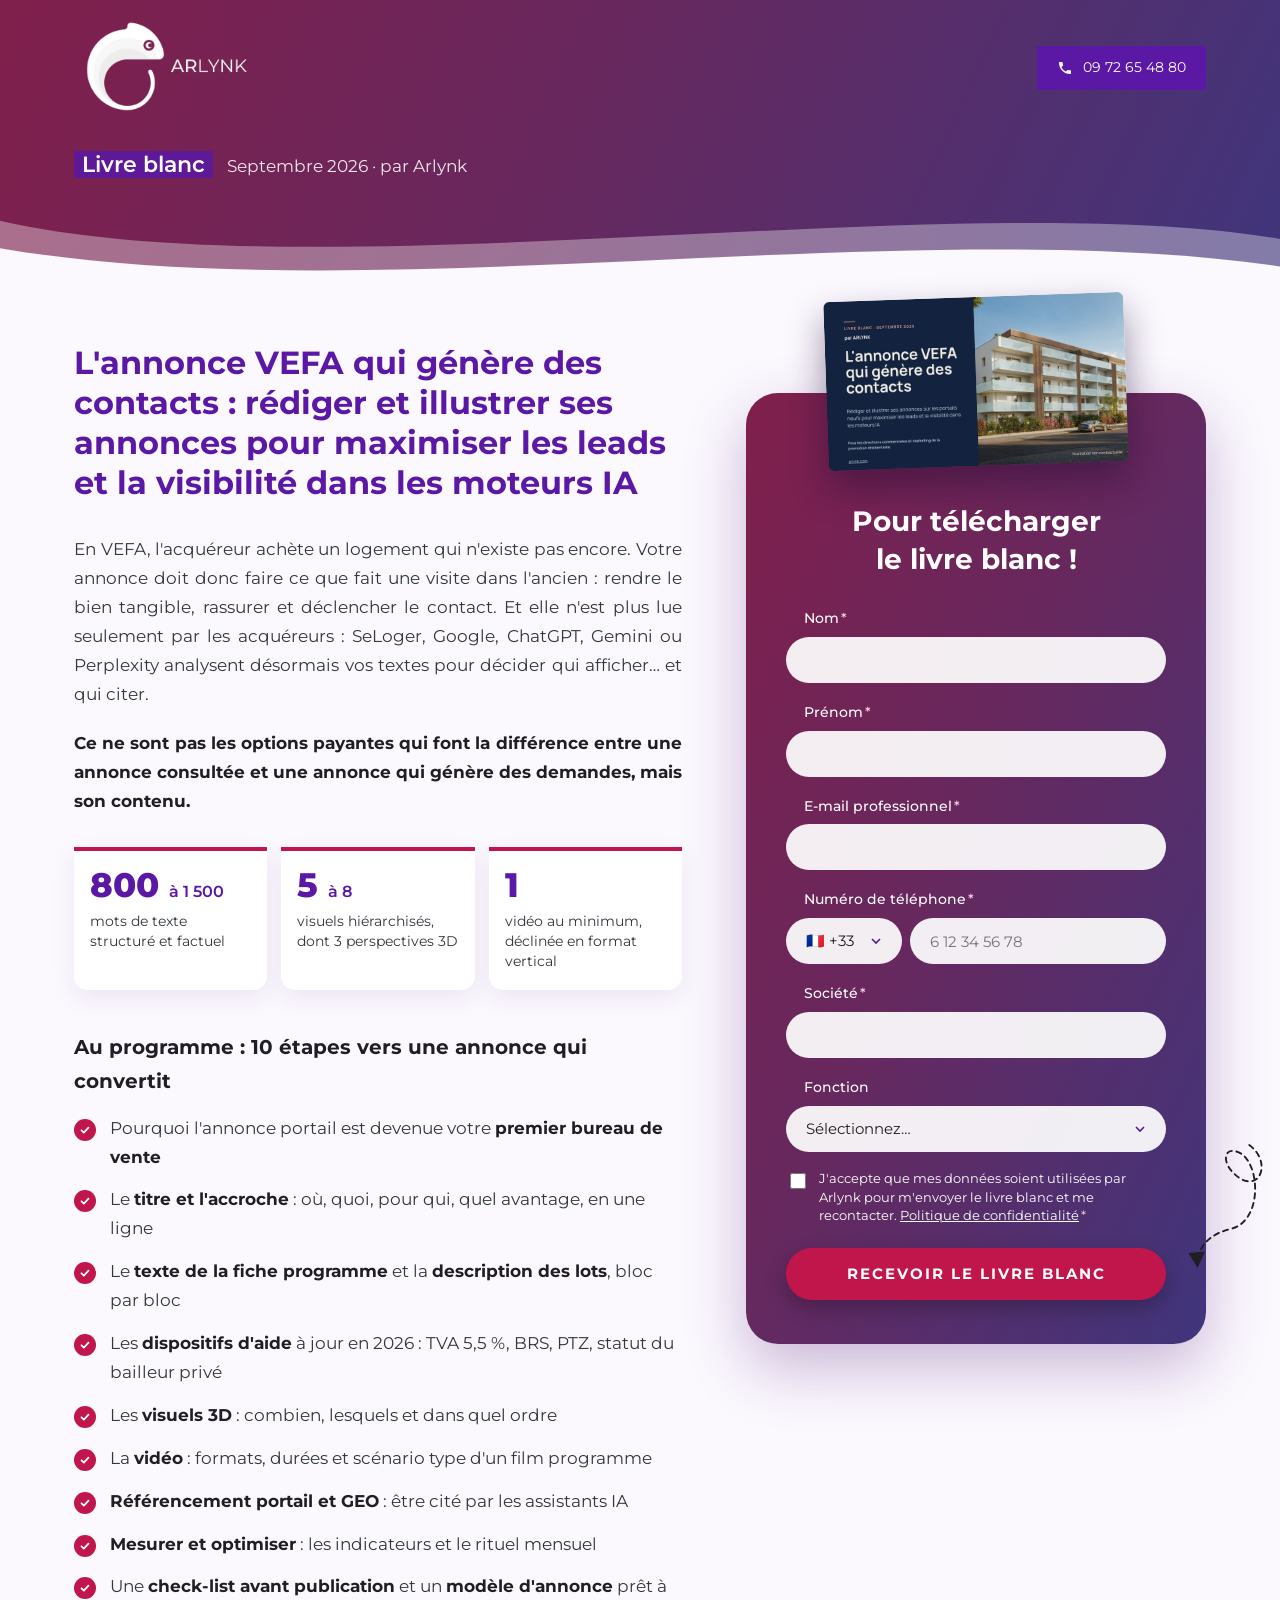
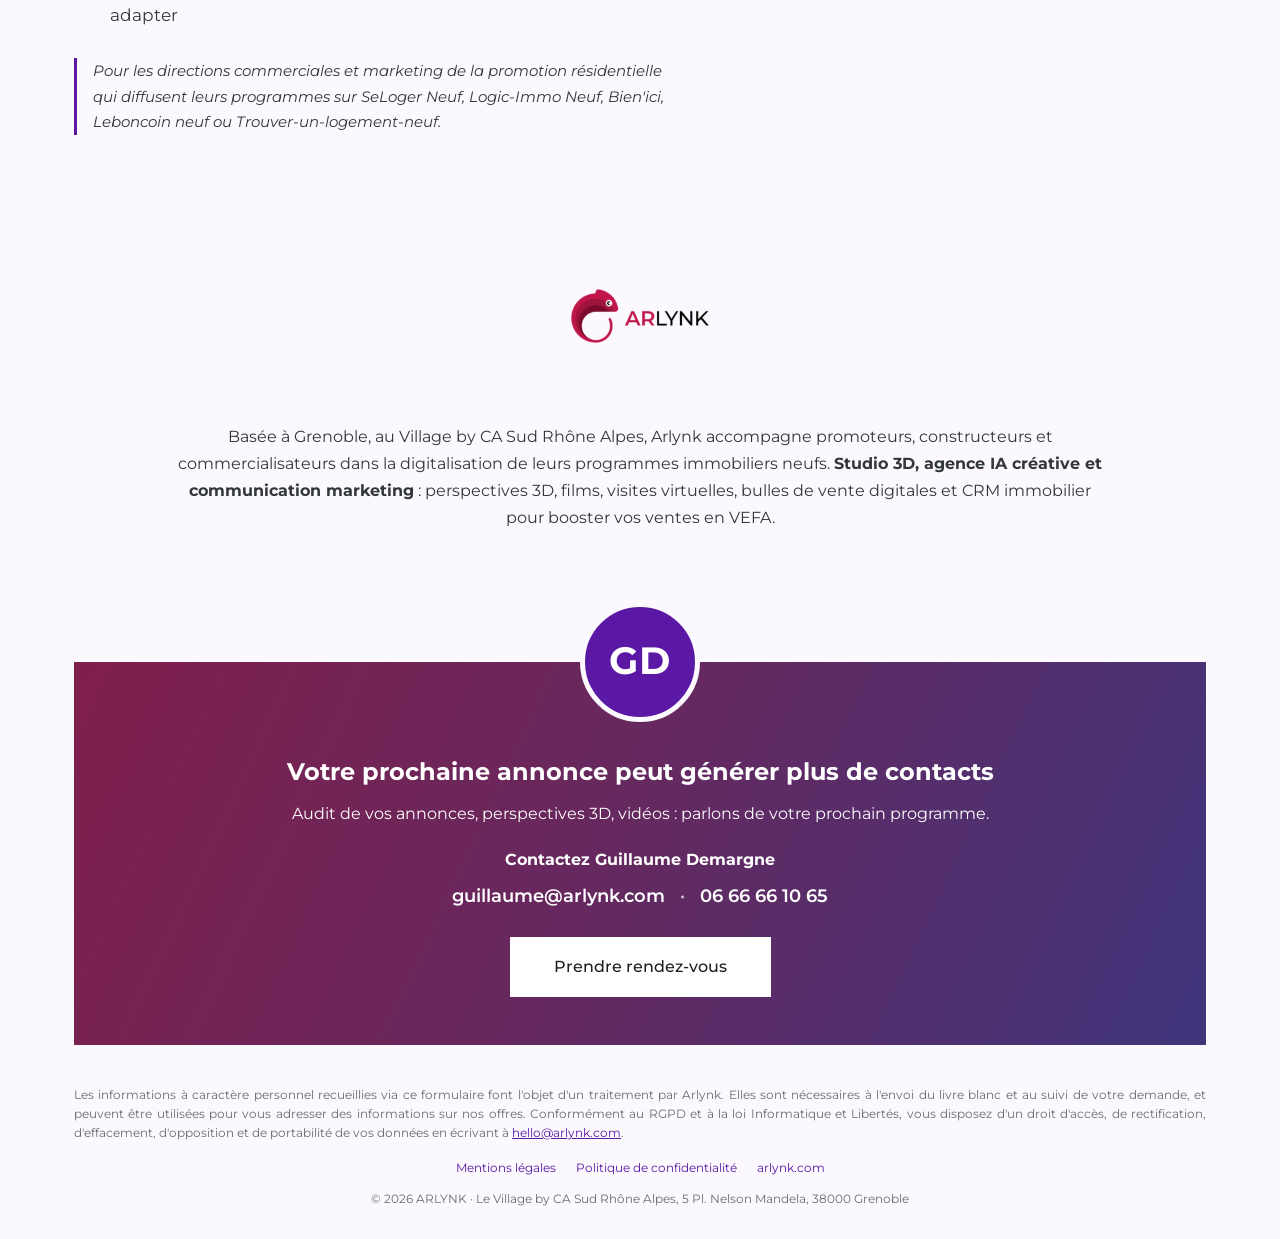
<file: index.html>
<!DOCTYPE html>
<html lang="fr">
<head>
  <meta charset="UTF-8">
  <meta name="viewport" content="width=device-width, initial-scale=1">
  <title>L'annonce VEFA qui génère des contacts - Livre blanc | Arlynk</title>
  <meta name="description" content="Livre blanc Arlynk : rédiger et illustrer ses annonces VEFA sur les portails neufs pour maximiser les leads et la visibilité dans les moteurs IA.">
  <meta property="og:title" content="L'annonce VEFA qui génère des contacts - Livre blanc Arlynk">
  <meta property="og:description" content="Rédiger et illustrer ses annonces sur les portails neufs pour maximiser les leads et la visibilité dans les moteurs IA.">
  <meta property="og:type" content="website">
  <link rel="icon" href="https://arlynk.com/wp-content/uploads/2020/11/cropped-Sans-titre-14-32x32.png">
  <link rel="preconnect" href="https://fonts.googleapis.com">
  <link rel="preconnect" href="https://fonts.gstatic.com" crossorigin>
  <link href="https://fonts.googleapis.com/css2?family=Montserrat:wght@300;400;500;600;700;800&display=swap" rel="stylesheet">
  <link rel="stylesheet" href="assets/css/style.css">
</head>
<body>

  <!-- En-tête -->
  <header class="hero">
    <div class="container hero__bar">
      <a href="https://arlynk.com/" class="hero__logo" aria-label="Arlynk - retour au site">
        <img src="assets/img/logo-arlynk-blanc.png" alt="Arlynk" width="188" height="100">
      </a>
      <a href="tel:+33972654880" class="btn-phone">
        <svg width="16" height="16" viewBox="0 0 24 24" fill="currentColor" aria-hidden="true"><path d="M6.6 10.8a15.1 15.1 0 0 0 6.6 6.6l2.2-2.2a1 1 0 0 1 1-.25 11.4 11.4 0 0 0 3.6.57 1 1 0 0 1 1 1V20a1 1 0 0 1-1 1A17 17 0 0 1 3 4a1 1 0 0 1 1-1h3.5a1 1 0 0 1 1 1c0 1.25.2 2.45.57 3.57a1 1 0 0 1-.25 1z"/></svg>
        09 72 65 48 80
      </a>
    </div>
    <div class="container hero__tag">
      <span class="highlight">Livre blanc</span> <span class="hero__tag-sub">Septembre 2026 · par Arlynk</span>
    </div>
    <svg class="hero__wave" viewBox="0 0 1440 120" preserveAspectRatio="none" aria-hidden="true">
      <path d="M0,40 C360,120 1080,0 1440,60 L1440,120 L0,120 Z" fill="rgba(255,255,255,.35)"/>
      <path d="M0,70 C420,140 1020,30 1440,90 L1440,120 L0,120 Z" fill="#fbf8fe"/>
    </svg>
  </header>

  <!-- Contenu principal -->
  <main class="container main">
    <section class="intro">
      <h1>L'annonce VEFA qui génère des contacts&nbsp;: rédiger et illustrer ses annonces pour maximiser les leads et la visibilité dans les moteurs IA</h1>

      <p>En VEFA, l'acquéreur achète un logement qui n'existe pas encore. Votre annonce doit donc faire ce que fait une visite dans l'ancien&nbsp;: rendre le bien tangible, rassurer et déclencher le contact. Et elle n'est plus lue seulement par les acquéreurs&nbsp;: SeLoger, Google, ChatGPT, Gemini ou Perplexity analysent désormais vos textes pour décider qui afficher… et qui citer.</p>

      <p class="lead">Ce ne sont pas les options payantes qui font la différence entre une annonce consultée et une annonce qui génère des demandes, mais son contenu.</p>

      <ul class="keyfigures" aria-label="Les trois leviers d'une annonce VEFA performante">
        <li><strong>800 <small>à 1&nbsp;500</small></strong><span>mots de texte structuré et factuel</span></li>
        <li><strong>5 <small>à 8</small></strong><span>visuels hiérarchisés, dont 3 perspectives 3D</span></li>
        <li><strong>1</strong><span>vidéo au minimum, déclinée en format vertical</span></li>
      </ul>

      <h2>Au programme&nbsp;: 10 étapes vers une annonce qui convertit</h2>
      <ul class="checklist">
        <li>Pourquoi l'annonce portail est devenue votre <strong>premier bureau de vente</strong></li>
        <li>Le <strong>titre et l'accroche</strong>&nbsp;: où, quoi, pour qui, quel avantage, en une ligne</li>
        <li>Le <strong>texte de la fiche programme</strong> et la <strong>description des lots</strong>, bloc par bloc</li>
        <li>Les <strong>dispositifs d'aide</strong> à jour en 2026&nbsp;: TVA 5,5&nbsp;%, BRS, PTZ, statut du bailleur privé</li>
        <li>Les <strong>visuels 3D</strong>&nbsp;: combien, lesquels et dans quel ordre</li>
        <li>La <strong>vidéo</strong>&nbsp;: formats, durées et scénario type d'un film programme</li>
        <li><strong>Référencement portail et GEO</strong>&nbsp;: être cité par les assistants IA</li>
        <li><strong>Mesurer et optimiser</strong>&nbsp;: les indicateurs et le rituel mensuel</li>
        <li>Une <strong>check-list avant publication</strong> et un <strong>modèle d'annonce</strong> prêt à adapter</li>
      </ul>

      <p class="audience">Pour les directions commerciales et marketing de la promotion résidentielle qui diffusent leurs programmes sur SeLoger Neuf, Logic-Immo Neuf, Bien'ici, Leboncoin neuf ou Trouver-un-logement-neuf.</p>
    </section>

    <aside class="form-col">
      <div class="form-card" id="formulaire">
        <div class="book">
          <img src="assets/img/couverture-livre-blanc.jpg" alt="Couverture du livre blanc L'annonce VEFA qui génère des contacts" width="800" height="450">
        </div>

        <h2 class="form-card__title">Pour télécharger<br>le livre blanc&nbsp;!</h2>

        <!-- Formulaire web Zoho CRM « LIVRE BLANC ANNONCE VEFA » (module Prospects).
             Les champs cachés ci-dessous viennent du code source Zoho : ne pas les modifier. -->
        <form id="lead-form" action="https://crm.zoho.com/crm/WebToLeadForm" method="POST" accept-charset="UTF-8" target="zoho-target" novalidate>
          <input type="hidden" name="xnQsjsdp" value="b40f155948cda5572b421dd84efe9aad03f75418e066bce815e18494eee729a2">
          <input type="hidden" name="zc_gad" id="zc_gad" value="">
          <input type="hidden" name="xmIwtLD" value="050d3f2b2a0a6c832aca48327ee90992275f9af62e2ffa7d79091be489d551f6729963630cd06b353b94206caac89e18">
          <input type="hidden" name="actionType" value="TGVhZHM=">
          <input type="hidden" name="returnURL" value="null">
          <input type="hidden" name="Lead Source" value="Livre blanc annonce VEFA">
          <input type="hidden" name="Mobile" id="mobile-complet" value="">
          <input type="text" name="aG9uZXlwb3Q" value="" tabindex="-1" autocomplete="off" aria-hidden="true" style="display:none">

          <div class="field">
            <label for="nom">Nom<span>*</span></label>
            <input type="text" id="nom" name="Last Name" maxlength="80" autocomplete="family-name" required>
          </div>
          <div class="field">
            <label for="prenom">Prénom<span>*</span></label>
            <input type="text" id="prenom" name="First Name" maxlength="40" autocomplete="given-name" required>
          </div>
          <div class="field">
            <label for="email">E-mail professionnel<span>*</span></label>
            <input type="email" id="email" name="Email" maxlength="100" autocomplete="email" required>
          </div>
          <div class="field">
            <label for="telephone">Numéro de téléphone<span>*</span></label>
            <div class="tel">
              <select id="indicatif" aria-label="Indicatif pays">
                <option value="+33" selected>🇫🇷 +33</option>
                <option value="+32">🇧🇪 +32</option>
                <option value="+41">🇨🇭 +41</option>
                <option value="+352">🇱🇺 +352</option>
                <option value="+377">🇲🇨 +377</option>
              </select>
              <input type="tel" id="telephone" maxlength="20" autocomplete="tel-national" placeholder="6 12 34 56 78" required>
            </div>
          </div>
          <div class="field">
            <label for="societe">Société<span>*</span></label>
            <input type="text" id="societe" name="Company" maxlength="200" autocomplete="organization" required>
          </div>
          <div class="field">
            <label for="fonction">Fonction</label>
            <select id="fonction" name="Designation">
              <option value="">Sélectionnez…</option>
              <option>Direction commerciale</option>
              <option>Direction marketing / communication</option>
              <option>Direction générale</option>
              <option>Responsable de programmes</option>
              <option>Commercialisateur / Agence</option>
              <option>Autre</option>
            </select>
          </div>

          <label class="consent">
            <input type="checkbox" id="consentement" required>
            <span>J'accepte que mes données soient utilisées par Arlynk pour m'envoyer le livre blanc et me recontacter. <a href="https://arlynk.com/politique-de-confidentialite/" target="_blank" rel="noopener">Politique de confidentialité</a><span class="req">*</span></span>
          </label>

          <!-- Flèche décorative, comme sur le modèle -->
          <svg class="doodle" viewBox="0 0 120 180" aria-hidden="true">
            <path d="M95 8 C125 30 110 70 82 52 C55 34 60 5 85 20 C110 38 112 110 70 120 C45 126 30 140 26 160" fill="none" stroke="currentColor" stroke-width="2.5" stroke-dasharray="7 6" stroke-linecap="round"/>
            <path d="M14 152 L26 172 L36 150 Z" fill="currentColor"/>
          </svg>

          <p class="form-error" id="form-error" role="alert" hidden>Merci de compléter les champs obligatoires.</p>

          <button type="submit" class="btn-submit">Recevoir le livre blanc</button>
        </form>
        <iframe name="zoho-target" id="zoho-target" title="Envoi du formulaire" hidden></iframe>

        <div class="form-success" id="form-success" hidden>
          <svg width="56" height="56" viewBox="0 0 24 24" aria-hidden="true"><circle cx="12" cy="12" r="11" fill="#fff"/><path d="M7 12.5l3.2 3.2L17 9" fill="none" stroke="#c1164b" stroke-width="2.4" stroke-linecap="round" stroke-linejoin="round"/></svg>
          <h3>Merci&nbsp;!</h3>
          <p>Vous allez recevoir le livre blanc «&nbsp;L'annonce VEFA qui génère des contacts&nbsp;» par e-mail. Vous pouvez aussi le télécharger dès maintenant.</p>
          <a class="btn-submit" id="download-link" href="assets/livre-blanc-annonce-vefa.pdf" download>Télécharger le PDF</a>
        </div>
      </div>
    </aside>
  </main>

  <!-- À propos -->
  <section class="about container">
    <img src="assets/img/logo-arlynk-couleur.png" alt="Arlynk" class="about__logo" width="180" height="180">
    <p>Basée à Grenoble, au Village by CA Sud Rhône Alpes, Arlynk accompagne promoteurs, constructeurs et commercialisateurs dans la digitalisation de leurs programmes immobiliers neufs. <strong>Studio 3D, agence IA créative et communication marketing</strong>&nbsp;: perspectives 3D, films, visites virtuelles, bulles de vente digitales et CRM immobilier pour booster vos ventes en VEFA.</p>
  </section>

  <!-- Bandeau contact -->
  <section class="container">
    <div class="contact-band">
      <div class="contact-band__icon" aria-hidden="true">GD</div>
      <h2>Votre prochaine annonce peut générer plus de contacts</h2>
      <p>Audit de vos annonces, perspectives 3D, vidéos&nbsp;: parlons de votre prochain programme.</p>
      <p class="contact-band__name">Contactez Guillaume Demargne</p>
      <p class="contact-band__links">
        <a href="mailto:guillaume@arlynk.com">guillaume@arlynk.com</a>
        <span aria-hidden="true">·</span>
        <a href="tel:+33666661065">06 66 66 10 65</a>
      </p>
      <a href="https://arlynk.com/contact/" class="btn-white">Prendre rendez-vous</a>
    </div>
  </section>

  <!-- Pied de page -->
  <footer class="footer">
    <div class="container">
      <p class="legal">Les informations à caractère personnel recueillies via ce formulaire font l'objet d'un traitement par Arlynk. Elles sont nécessaires à l'envoi du livre blanc et au suivi de votre demande, et peuvent être utilisées pour vous adresser des informations sur nos offres. Conformément au RGPD et à la loi Informatique et Libertés, vous disposez d'un droit d'accès, de rectification, d'effacement, d'opposition et de portabilité de vos données en écrivant à <a href="mailto:hello@arlynk.com">hello@arlynk.com</a>.</p>
      <nav class="footer__links">
        <a href="https://arlynk.com/mentions-legales/">Mentions légales</a>
        <a href="https://arlynk.com/politique-de-confidentialite/">Politique de confidentialité</a>
        <a href="https://arlynk.com/">arlynk.com</a>
      </nav>
      <p class="copyright">© 2026 ARLYNK · Le Village by CA Sud Rhône Alpes, 5 Pl. Nelson Mandela, 38000 Grenoble</p>
    </div>
  </footer>

  <script src="assets/js/form.js"></script>
  <!-- Suivi des formulaires web Zoho CRM (fourni par Zoho, à conserver) -->
  <script id="wf_anal" src="https://crm.zohopublic.com/crm/WebFormAnalyticsServeServlet?rid=[base64]&tw=bd8365c8fe3bd1d9c908581f7e484557f434fdd48e465106fef60573b287a3ee&version=v2"></script>
</body>
</html>
</file>
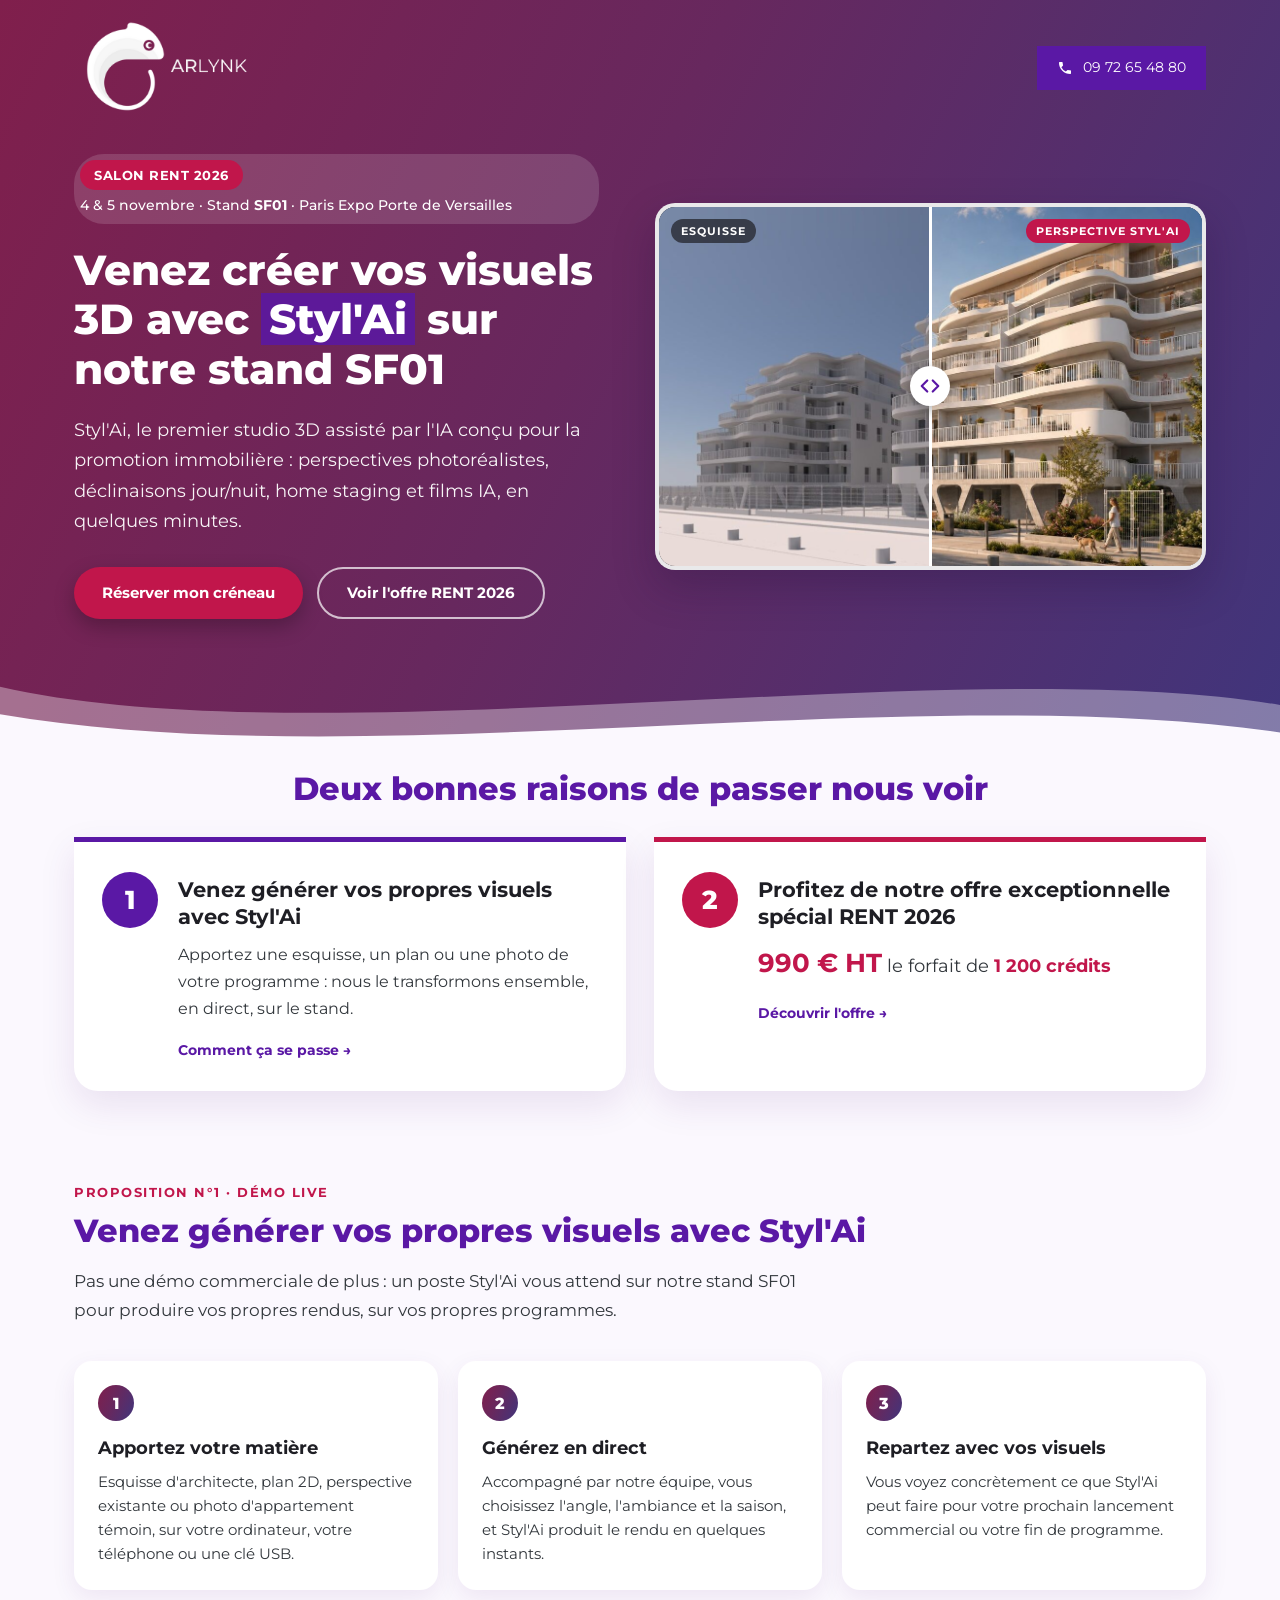
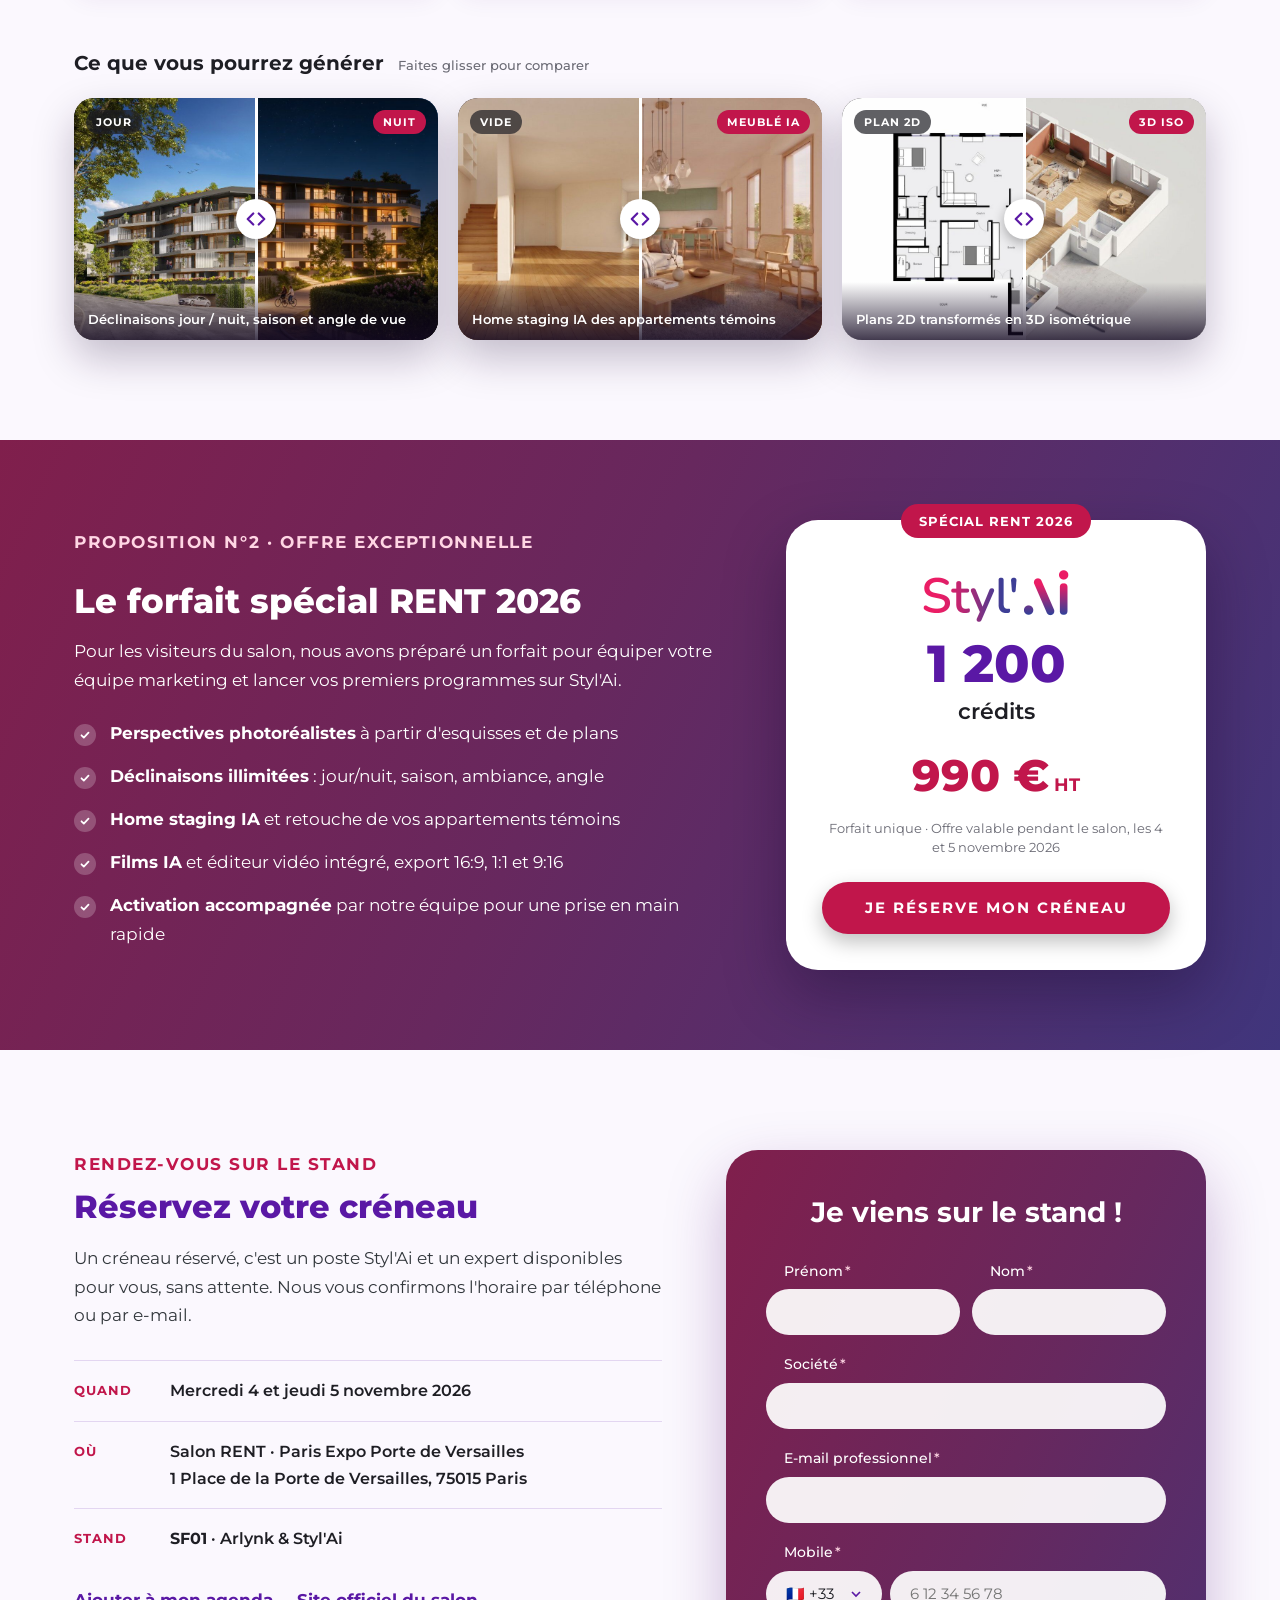
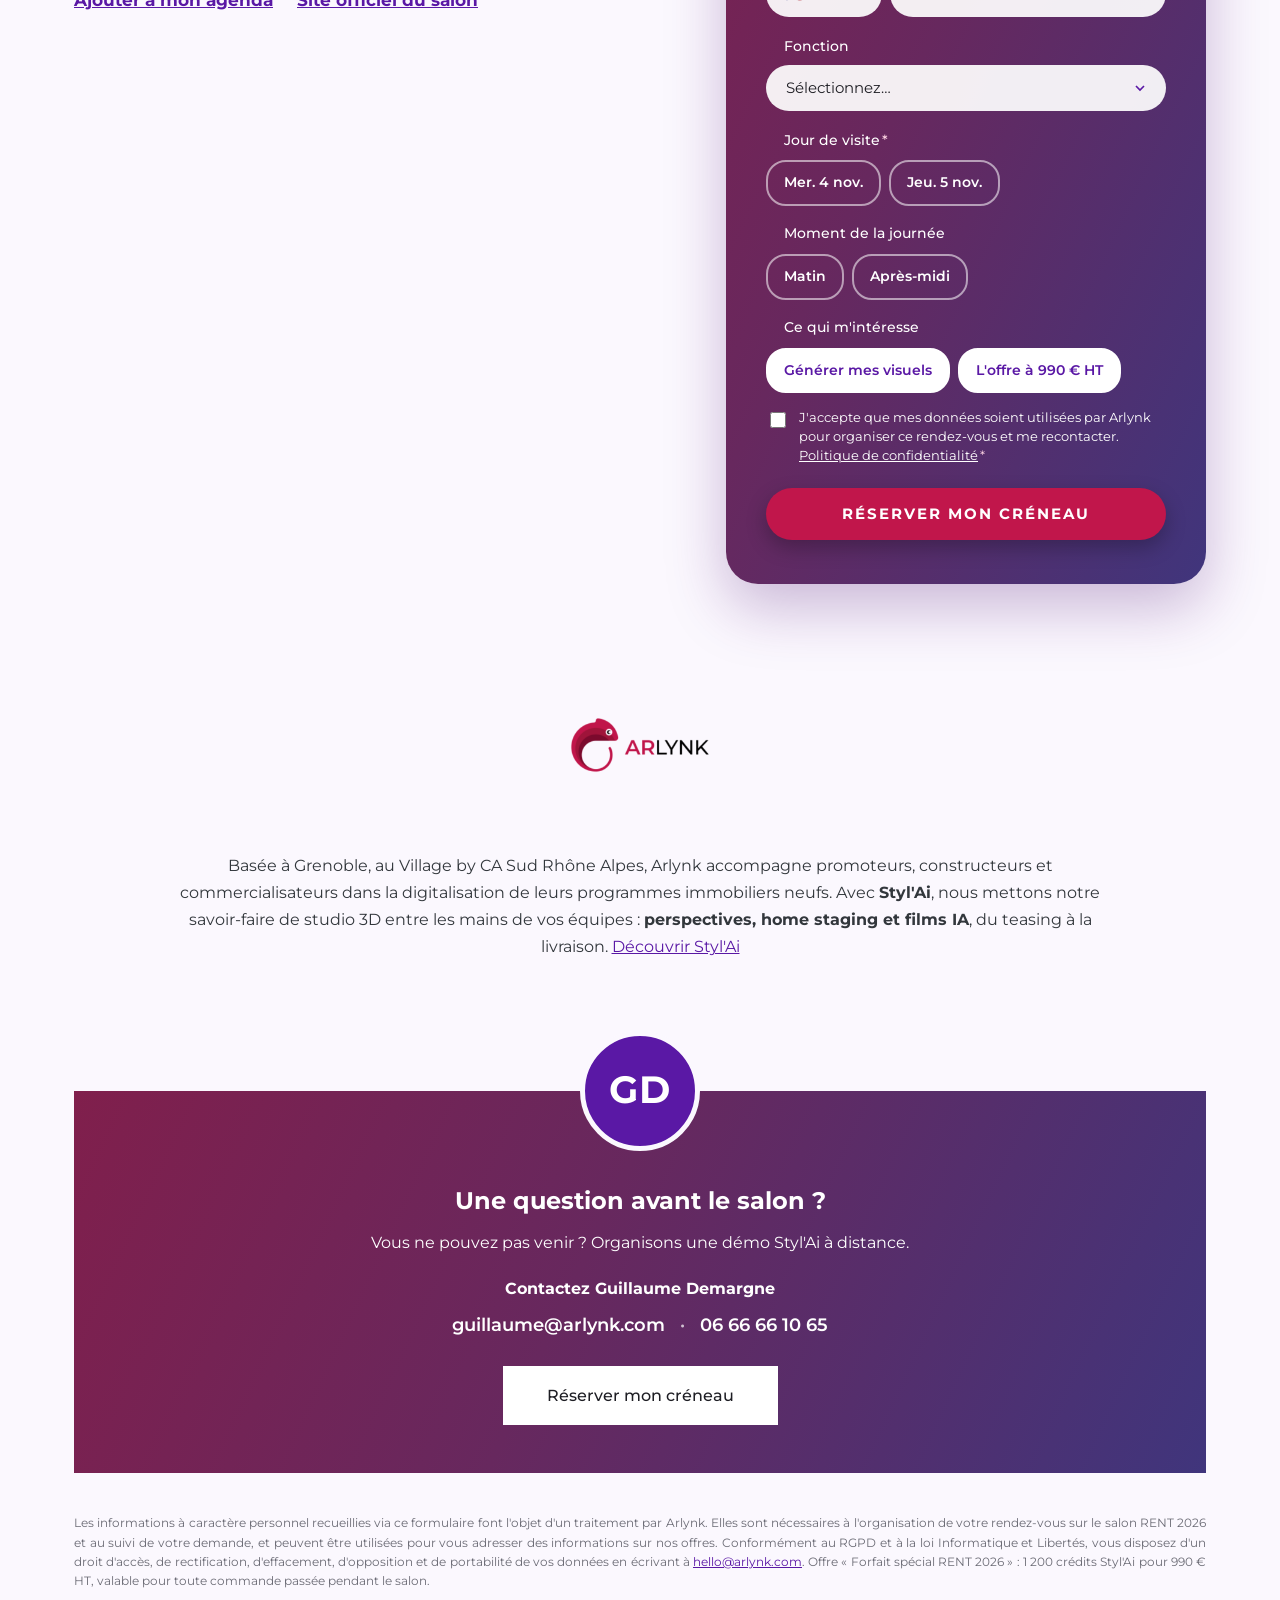
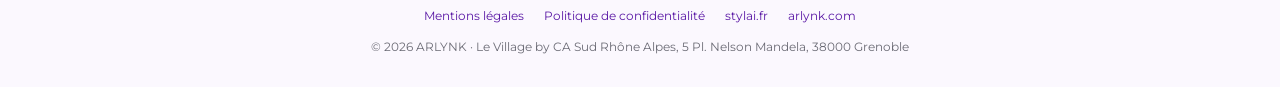
<file: rent-2026/index.html>
<!DOCTYPE html>
<html lang="fr">
<head>
  <meta charset="UTF-8">
  <meta name="viewport" content="width=device-width, initial-scale=1">
  <title>Styl'Ai au salon RENT 2026 – 4 &amp; 5 novembre | Arlynk</title>
  <meta name="description" content="Rencontrez Arlynk au salon RENT 2026 (4 et 5 novembre, Paris) : générez vos propres visuels avec Styl'Ai, le premier studio 3D assisté par l'IA conçu pour la promotion immobilière, et profitez du forfait spécial RENT : 1 200 crédits pour 990 € HT.">
  <meta property="og:title" content="Styl'Ai au salon RENT 2026 – Venez générer vos visuels 3D">
  <meta property="og:description" content="4 et 5 novembre 2026 · Paris Expo Porte de Versailles. Démo live et forfait spécial RENT : 1 200 crédits pour 990 € HT.">
  <meta property="og:type" content="website">
  <meta property="og:image" content="img/esquisse-apres.jpg">
  <meta name="theme-color" content="#5a18a5">
  <link rel="icon" href="https://arlynk.com/wp-content/uploads/2020/11/cropped-Sans-titre-14-32x32.png">
  <link rel="preconnect" href="https://fonts.googleapis.com">
  <link rel="preconnect" href="https://fonts.gstatic.com" crossorigin>
  <link href="https://fonts.googleapis.com/css2?family=Montserrat:wght@300;400;500;600;700;800&display=swap" rel="stylesheet">
  <link rel="stylesheet" href="../assets/css/style.css">
  <link rel="stylesheet" href="rent.css">
</head>
<body>

  <!-- En-tête -->
  <header class="hero rent-hero">
    <div class="container hero__bar">
      <a href="https://arlynk.com/" class="hero__logo" aria-label="Arlynk - retour au site">
        <img src="../assets/img/logo-arlynk-blanc.png" alt="Arlynk" width="188" height="100">
      </a>
      <a href="tel:+33972654880" class="btn-phone">
        <svg width="16" height="16" viewBox="0 0 24 24" fill="currentColor" aria-hidden="true"><path d="M6.6 10.8a15.1 15.1 0 0 0 6.6 6.6l2.2-2.2a1 1 0 0 1 1-.25 11.4 11.4 0 0 0 3.6.57 1 1 0 0 1 1 1V20a1 1 0 0 1-1 1A17 17 0 0 1 3 4a1 1 0 0 1 1-1h3.5a1 1 0 0 1 1 1c0 1.25.2 2.45.57 3.57a1 1 0 0 1-.25 1z"/></svg>
        09 72 65 48 80
      </a>
    </div>

    <div class="container rent-hero__grid">
      <div class="rent-hero__text">
        <p class="event-badge">
          <span class="event-badge__name">Salon RENT 2026</span>
          <span>4 &amp; 5 novembre · Stand <strong>SF01</strong> · Paris Expo Porte de Versailles</span>
        </p>
        <h1>Venez créer vos visuels 3D avec <span class="highlight">Styl'Ai</span> sur notre stand SF01</h1>
        <p class="rent-hero__lead">Styl'Ai, le premier studio 3D assisté par l'IA conçu pour la promotion immobilière&nbsp;: perspectives photoréalistes, déclinaisons jour/nuit, home staging et films IA, en quelques minutes.</p>
        <div class="rent-hero__ctas">
          <a href="#rdv" class="btn-cta">Réserver mon créneau</a>
          <a href="#offre" class="btn-ghost">Voir l'offre RENT 2026</a>
        </div>
        <p class="countdown" id="countdown" hidden></p>
      </div>

      <figure class="compare compare--hero" style="--pos: 50%">
        <img src="img/esquisse-avant.jpg" alt="Esquisse d'un programme résidentiel" width="1200" height="737">
        <div class="compare__after">
          <img src="img/esquisse-apres.jpg" alt="La même esquisse transformée en perspective 3D photoréaliste par Styl'Ai" width="1200" height="739">
        </div>
        <span class="compare__tag compare__tag--before">Esquisse</span>
        <span class="compare__tag compare__tag--after">Perspective Styl'Ai</span>
        <input type="range" min="0" max="100" value="50" class="compare__range" aria-label="Comparer l'esquisse et la perspective 3D">
        <span class="compare__handle" aria-hidden="true"></span>
      </figure>
    </div>

    <svg class="hero__wave" viewBox="0 0 1440 120" preserveAspectRatio="none" aria-hidden="true">
      <path d="M0,40 C360,120 1080,0 1440,60 L1440,120 L0,120 Z" fill="rgba(255,255,255,.35)"/>
      <path d="M0,70 C420,140 1020,30 1440,90 L1440,120 L0,120 Z" fill="#fbf8fe"/>
    </svg>
  </header>

  <main>
    <!-- Les deux propositions -->
    <section class="container reasons" aria-labelledby="reasons-title">
      <h2 class="section-title" id="reasons-title">Deux bonnes raisons de passer nous voir</h2>
      <div class="reasons__grid">
        <a href="#demo" class="reason">
          <span class="reason__num">1</span>
          <h3>Venez générer vos propres visuels avec Styl'Ai</h3>
          <p>Apportez une esquisse, un plan ou une photo de votre programme&nbsp;: nous le transformons ensemble, en direct, sur le stand.</p>
          <span class="reason__more">Comment ça se passe&nbsp;→</span>
        </a>
        <a href="#offre" class="reason reason--offer">
          <span class="reason__num">2</span>
          <h3>Profitez de notre offre exceptionnelle spécial RENT 2026</h3>
          <p class="reason__price"><strong>990&nbsp;€&nbsp;HT</strong> le forfait de <strong>1&nbsp;200 crédits</strong></p>
          <span class="reason__more">Découvrir l'offre&nbsp;→</span>
        </a>
      </div>
    </section>

    <!-- Proposition 1 : démo live -->
    <section class="container demo" id="demo" aria-labelledby="demo-title">
      <p class="eyebrow">Proposition n°1 · Démo live</p>
      <h2 class="section-title" id="demo-title">Venez générer vos propres visuels avec Styl'Ai</h2>
      <p class="section-intro">Pas une démo commerciale de plus&nbsp;: un poste Styl'Ai vous attend sur notre stand SF01 pour produire vos propres rendus, sur vos propres programmes.</p>

      <ol class="steps">
        <li>
          <span class="steps__num">1</span>
          <h3>Apportez votre matière</h3>
          <p>Esquisse d'architecte, plan 2D, perspective existante ou photo d'appartement témoin, sur votre ordinateur, votre téléphone ou une clé USB.</p>
        </li>
        <li>
          <span class="steps__num">2</span>
          <h3>Générez en direct</h3>
          <p>Accompagné par notre équipe, vous choisissez l'angle, l'ambiance et la saison, et Styl'Ai produit le rendu en quelques instants.</p>
        </li>
        <li>
          <span class="steps__num">3</span>
          <h3>Repartez avec vos visuels</h3>
          <p>Vous voyez concrètement ce que Styl'Ai peut faire pour votre prochain lancement commercial ou votre fin de programme.</p>
        </li>
      </ol>

      <h3 class="gallery-title">Ce que vous pourrez générer <small>Faites glisser pour comparer</small></h3>
      <div class="gallery">
        <figure class="compare" style="--pos: 50%">
          <img src="img/jour.jpg" alt="Perspective d'un programme en journée" width="1024" height="666" loading="lazy">
          <div class="compare__after">
            <img src="img/nuit.jpg" alt="La même perspective déclinée en ambiance de nuit" width="1024" height="666" loading="lazy">
          </div>
          <span class="compare__tag compare__tag--before">Jour</span>
          <span class="compare__tag compare__tag--after">Nuit</span>
          <input type="range" min="0" max="100" value="50" class="compare__range" aria-label="Comparer les versions jour et nuit">
          <span class="compare__handle" aria-hidden="true"></span>
          <figcaption>Déclinaisons jour / nuit, saison et angle de vue</figcaption>
        </figure>
        <figure class="compare" style="--pos: 50%">
          <img src="img/temoin-vide.jpg" alt="Appartement témoin vide" width="1024" height="682" loading="lazy">
          <div class="compare__after">
            <img src="img/temoin-meuble.jpg" alt="Le même appartement meublé par le home staging IA" width="1024" height="682" loading="lazy">
          </div>
          <span class="compare__tag compare__tag--before">Vide</span>
          <span class="compare__tag compare__tag--after">Meublé IA</span>
          <input type="range" min="0" max="100" value="50" class="compare__range" aria-label="Comparer l'appartement vide et meublé">
          <span class="compare__handle" aria-hidden="true"></span>
          <figcaption>Home staging IA des appartements témoins</figcaption>
        </figure>
        <figure class="compare" style="--pos: 50%">
          <img src="img/plan-2d.jpg" alt="Plan 2D d'un logement" width="968" height="624" loading="lazy">
          <div class="compare__after">
            <img src="img/plan-3d-iso.jpg" alt="Le même plan converti en maquette 3D isométrique" width="1024" height="765" loading="lazy">
          </div>
          <span class="compare__tag compare__tag--before">Plan 2D</span>
          <span class="compare__tag compare__tag--after">3D iso</span>
          <input type="range" min="0" max="100" value="50" class="compare__range" aria-label="Comparer le plan 2D et la vue 3D isométrique">
          <span class="compare__handle" aria-hidden="true"></span>
          <figcaption>Plans 2D transformés en 3D isométrique</figcaption>
        </figure>
      </div>
    </section>

    <!-- Proposition 2 : offre RENT -->
    <section class="offer-wrap" id="offre" aria-labelledby="offre-title">
      <div class="container offer">
        <div class="offer__text">
          <p class="eyebrow eyebrow--light">Proposition n°2 · Offre exceptionnelle</p>
          <h2 id="offre-title">Le forfait spécial RENT 2026</h2>
          <p>Pour les visiteurs du salon, nous avons préparé un forfait pour équiper votre équipe marketing et lancer vos premiers programmes sur Styl'Ai.</p>
          <ul class="checklist checklist--light">
            <li><strong>Perspectives photoréalistes</strong> à partir d'esquisses et de plans</li>
            <li><strong>Déclinaisons illimitées</strong>&nbsp;: jour/nuit, saison, ambiance, angle</li>
            <li><strong>Home staging IA</strong> et retouche de vos appartements témoins</li>
            <li><strong>Films IA</strong> et éditeur vidéo intégré, export 16:9, 1:1 et 9:16</li>
            <li><strong>Activation accompagnée</strong> par notre équipe pour une prise en main rapide</li>
          </ul>
        </div>

        <div class="price-card">
          <span class="price-card__ribbon">Spécial RENT 2026</span>
          <img src="img/logo-stylai.png" alt="Styl'Ai" class="price-card__logo" width="150" height="55">
          <p class="price-card__credits"><strong>1&nbsp;200</strong> crédits</p>
          <p class="price-card__price"><strong>990&nbsp;€</strong> <span>HT</span></p>
          <p class="price-card__note">Forfait unique · Offre valable pendant le salon, les 4 et 5 novembre 2026</p>
          <a href="#rdv" class="btn-submit">Je réserve mon créneau</a>
        </div>
      </div>
    </section>

    <!-- Prise de rendez-vous -->
    <section class="container booking" id="rdv" aria-labelledby="rdv-title">
      <div class="booking__info">
        <p class="eyebrow">Rendez-vous sur le stand</p>
        <h2 class="section-title" id="rdv-title">Réservez votre créneau</h2>
        <p>Un créneau réservé, c'est un poste Styl'Ai et un expert disponibles pour vous, sans attente. Nous vous confirmons l'horaire par téléphone ou par e-mail.</p>

        <dl class="practical">
          <div>
            <dt>Quand</dt>
            <dd>Mercredi 4 et jeudi 5 novembre 2026</dd>
          </div>
          <div>
            <dt>Où</dt>
            <dd>Salon RENT · Paris Expo Porte de Versailles<br>1 Place de la Porte de Versailles, 75015 Paris</dd>
          </div>
          <div>
            <dt>Stand</dt>
            <dd><strong>SF01</strong> · Arlynk &amp; Styl'Ai</dd>
          </div>
        </dl>

        <p class="practical__links">
          <a href="rent-2026-arlynk.ics" download>Ajouter à mon agenda</a>
          <a href="https://www.realnewtech.com/" target="_blank" rel="noopener">Site officiel du salon</a>
        </p>
      </div>

      <div class="form-card booking__card">
        <h2 class="form-card__title">Je viens sur le stand&nbsp;!</h2>

        <!-- Formulaire web Zoho CRM (module Prospects). Les champs cachés xnQsjsdp, xmIwtLD et actionType
             viennent du code source Zoho : à remplacer si un formulaire dédié « Salon RENT 2026 » est créé. -->
        <form id="lead-form" action="https://crm.zoho.com/crm/WebToLeadForm" method="POST" accept-charset="UTF-8" target="zoho-target" novalidate>
          <input type="hidden" name="xnQsjsdp" value="b40f155948cda5572b421dd84efe9aad03f75418e066bce815e18494eee729a2">
          <input type="hidden" name="zc_gad" id="zc_gad" value="">
          <input type="hidden" name="xmIwtLD" value="050d3f2b2a0a6c832aca48327ee90992275f9af62e2ffa7d79091be489d551f6729963630cd06b353b94206caac89e18">
          <input type="hidden" name="actionType" value="TGVhZHM=">
          <input type="hidden" name="returnURL" value="null">
          <input type="hidden" name="Lead Source" value="Salon RENT 2026">
          <input type="hidden" name="Mobile" id="mobile-complet" value="">
          <input type="hidden" name="Description" id="description" value="">
          <input type="text" name="aG9uZXlwb3Q" value="" tabindex="-1" autocomplete="off" aria-hidden="true" style="display:none">

          <div class="field-row">
            <div class="field">
              <label for="prenom">Prénom<span>*</span></label>
              <input type="text" id="prenom" name="First Name" maxlength="40" autocomplete="given-name" required>
            </div>
            <div class="field">
              <label for="nom">Nom<span>*</span></label>
              <input type="text" id="nom" name="Last Name" maxlength="80" autocomplete="family-name" required>
            </div>
          </div>
          <div class="field">
            <label for="societe">Société<span>*</span></label>
            <input type="text" id="societe" name="Company" maxlength="200" autocomplete="organization" required>
          </div>
          <div class="field">
            <label for="email">E-mail professionnel<span>*</span></label>
            <input type="email" id="email" name="Email" maxlength="100" autocomplete="email" required>
          </div>
          <div class="field">
            <label for="telephone">Mobile<span>*</span></label>
            <div class="tel">
              <select id="indicatif" aria-label="Indicatif pays">
                <option value="+33" selected>🇫🇷 +33</option>
                <option value="+32">🇧🇪 +32</option>
                <option value="+41">🇨🇭 +41</option>
                <option value="+352">🇱🇺 +352</option>
                <option value="+377">🇲🇨 +377</option>
              </select>
              <input type="tel" id="telephone" maxlength="20" autocomplete="tel-national" placeholder="6 12 34 56 78" required>
            </div>
          </div>
          <div class="field">
            <label for="fonction">Fonction</label>
            <select id="fonction" name="Designation">
              <option value="">Sélectionnez…</option>
              <option>Direction commerciale</option>
              <option>Direction marketing / communication</option>
              <option>Direction générale</option>
              <option>Responsable de programmes</option>
              <option>Commercialisateur / Agence</option>
              <option>Autre</option>
            </select>
          </div>

          <fieldset class="choices">
            <legend>Jour de visite<span>*</span></legend>
            <label class="chip"><input type="radio" name="jour" value="Mercredi 4 novembre" required><span>Mer. 4 nov.</span></label>
            <label class="chip"><input type="radio" name="jour" value="Jeudi 5 novembre"><span>Jeu. 5 nov.</span></label>
          </fieldset>
          <fieldset class="choices">
            <legend>Moment de la journée</legend>
            <label class="chip"><input type="radio" name="moment" value="Matin"><span>Matin</span></label>
            <label class="chip"><input type="radio" name="moment" value="Après-midi"><span>Après-midi</span></label>
          </fieldset>
          <fieldset class="choices">
            <legend>Ce qui m'intéresse</legend>
            <label class="chip"><input type="checkbox" name="interet" value="Générer mes visuels avec Styl'Ai" checked><span>Générer mes visuels</span></label>
            <label class="chip"><input type="checkbox" name="interet" value="Offre RENT 2026 : 1 200 crédits à 990 € HT" checked><span>L'offre à 990&nbsp;€&nbsp;HT</span></label>
          </fieldset>

          <label class="consent">
            <input type="checkbox" id="consentement" required>
            <span>J'accepte que mes données soient utilisées par Arlynk pour organiser ce rendez-vous et me recontacter. <a href="https://arlynk.com/politique-de-confidentialite/" target="_blank" rel="noopener">Politique de confidentialité</a><span class="req">*</span></span>
          </label>

          <p class="form-error" id="form-error" role="alert" hidden>Merci de compléter les champs obligatoires.</p>

          <button type="submit" class="btn-submit">Réserver mon créneau</button>
        </form>
        <iframe name="zoho-target" id="zoho-target" title="Envoi du formulaire" hidden></iframe>

        <div class="form-success" id="form-success" hidden>
          <svg width="56" height="56" viewBox="0 0 24 24" aria-hidden="true"><circle cx="12" cy="12" r="11" fill="#fff"/><path d="M7 12.5l3.2 3.2L17 9" fill="none" stroke="#c1164b" stroke-width="2.4" stroke-linecap="round" stroke-linejoin="round"/></svg>
          <h3>À très vite sur le salon&nbsp;!</h3>
          <p>Votre demande est bien enregistrée. Nous vous recontactons pour confirmer votre créneau sur le stand SF01.</p>
          <a class="btn-submit" href="rent-2026-arlynk.ics" download>Ajouter à mon agenda</a>
        </div>
      </div>
    </section>
  </main>

  <!-- À propos -->
  <section class="about container">
    <img src="../assets/img/logo-arlynk-couleur.png" alt="Arlynk" class="about__logo" width="180" height="180">
    <p>Basée à Grenoble, au Village by CA Sud Rhône Alpes, Arlynk accompagne promoteurs, constructeurs et commercialisateurs dans la digitalisation de leurs programmes immobiliers neufs. Avec <strong>Styl'Ai</strong>, nous mettons notre savoir-faire de studio 3D entre les mains de vos équipes&nbsp;: <strong>perspectives, home staging et films IA</strong>, du teasing à la livraison. <a href="https://stylai.fr/promoteurs" target="_blank" rel="noopener">Découvrir Styl'Ai</a></p>
  </section>

  <!-- Bandeau contact -->
  <section class="container">
    <div class="contact-band">
      <div class="contact-band__icon" aria-hidden="true">GD</div>
      <h2>Une question avant le salon&nbsp;?</h2>
      <p>Vous ne pouvez pas venir&nbsp;? Organisons une démo Styl'Ai à distance.</p>
      <p class="contact-band__name">Contactez Guillaume Demargne</p>
      <p class="contact-band__links">
        <a href="mailto:guillaume@arlynk.com">guillaume@arlynk.com</a>
        <span aria-hidden="true">·</span>
        <a href="tel:+33666661065">06 66 66 10 65</a>
      </p>
      <a href="#rdv" class="btn-white">Réserver mon créneau</a>
    </div>
  </section>

  <!-- Pied de page -->
  <footer class="footer">
    <div class="container">
      <p class="legal">Les informations à caractère personnel recueillies via ce formulaire font l'objet d'un traitement par Arlynk. Elles sont nécessaires à l'organisation de votre rendez-vous sur le salon RENT 2026 et au suivi de votre demande, et peuvent être utilisées pour vous adresser des informations sur nos offres. Conformément au RGPD et à la loi Informatique et Libertés, vous disposez d'un droit d'accès, de rectification, d'effacement, d'opposition et de portabilité de vos données en écrivant à <a href="mailto:hello@arlynk.com">hello@arlynk.com</a>. Offre «&nbsp;Forfait spécial RENT 2026&nbsp;»&nbsp;: 1&nbsp;200 crédits Styl'Ai pour 990&nbsp;€ HT, valable pour toute commande passée pendant le salon.</p>
      <nav class="footer__links">
        <a href="https://arlynk.com/mentions-legales/">Mentions légales</a>
        <a href="https://arlynk.com/politique-de-confidentialite/">Politique de confidentialité</a>
        <a href="https://stylai.fr/promoteurs">stylai.fr</a>
        <a href="https://arlynk.com/">arlynk.com</a>
      </nav>
      <p class="copyright">© 2026 ARLYNK · Le Village by CA Sud Rhône Alpes, 5 Pl. Nelson Mandela, 38000 Grenoble</p>
    </div>
  </footer>

  <!-- Bouton fixe sur mobile -->
  <a href="#rdv" class="sticky-cta" id="sticky-cta">Réserver mon créneau · Stand SF01</a>

  <script src="rent.js"></script>
  <!-- Suivi des formulaires web Zoho CRM (fourni par Zoho, à conserver) -->
  <script id="wf_anal" src="https://crm.zohopublic.com/crm/WebFormAnalyticsServeServlet?rid=[base64]&tw=bd8365c8fe3bd1d9c908581f7e484557f434fdd48e465106fef60573b287a3ee&version=v2"></script>
</body>
</html>
</file>
<file: assets/css/style.css>
/* Charte Arlynk : violet #5a18a5, framboise #c1164b, dégradé bordeaux → violet, police Montserrat */
:root {
  --violet: #5a18a5;
  --violet-dark: #4f1173;
  --framboise: #c1164b;
  --bordeaux: #801f4c;
  --nuit: #40357c;
  --text: #32373c;
  --bg: #fbf8fe;
  --gradient: linear-gradient(115deg, #801f4c 0%, #67285e 45%, #40357c 100%);
  --radius: 32px;
}

* { box-sizing: border-box; }

body {
  margin: 0;
  font-family: "Montserrat", Arial, sans-serif;
  color: var(--text);
  background: var(--bg);
  line-height: 1.7;
  -webkit-font-smoothing: antialiased;
}

img { max-width: 100%; height: auto; }

a { color: var(--violet); }

.container {
  width: 100%;
  max-width: 1180px;
  margin: 0 auto;
  padding: 0 24px;
}

/* ---------- En-tête ---------- */
.hero {
  position: relative;
  background: var(--gradient);
  color: #fff;
  padding-top: 18px;
  padding-bottom: 110px;
}

.hero__bar {
  display: flex;
  align-items: center;
  justify-content: space-between;
  gap: 16px;
}

.hero__logo img { width: 188px; display: block; }

.btn-phone {
  display: inline-flex;
  align-items: center;
  gap: 10px;
  background: var(--violet);
  color: #fff;
  text-decoration: none;
  font-size: 14px;
  padding: 10px 20px;
  transition: background .2s;
}
.btn-phone:hover { background: var(--violet-dark); }

.hero__tag {
  margin-top: 28px;
  font-size: 22px;
  font-weight: 600;
}
.hero__tag-sub { font-weight: 400; font-size: 17px; opacity: .9; margin-left: 8px; }

.highlight {
  background: rgba(90, 24, 165, .85);
  padding: 0 8px;
  box-decoration-break: clone;
  -webkit-box-decoration-break: clone;
}

.hero__wave {
  position: absolute;
  left: 0;
  bottom: -1px;
  width: 100%;
  height: 110px;
  display: block;
}

/* ---------- Contenu principal ---------- */
.main {
  display: grid;
  grid-template-columns: 1fr 460px;
  gap: 64px;
  align-items: start;
  margin-top: -20px;
  position: relative;
}

.intro { padding-top: 70px; }

.intro h1 {
  color: var(--violet);
  font-size: 32px;
  line-height: 1.25;
  font-weight: 700;
  margin: 0 0 32px;
}

.intro p { font-size: 17px; margin: 0 0 20px; text-align: justify; }

.intro .lead { font-weight: 700; color: #1e1e24; }

.keyfigures {
  list-style: none;
  padding: 0;
  margin: 32px 0 0;
  display: grid;
  grid-template-columns: repeat(3, 1fr);
  gap: 14px;
}
.keyfigures li {
  background: #fff;
  border-top: 4px solid var(--framboise);
  border-radius: 0 0 14px 14px;
  padding: 16px 16px 18px;
  box-shadow: 0 8px 24px rgba(79, 17, 115, .08);
}
.keyfigures strong {
  display: block;
  color: var(--violet);
  font-size: 34px;
  font-weight: 800;
  line-height: 1.1;
}
.keyfigures small { font-size: 16px; font-weight: 600; }
.keyfigures span { display: block; font-size: 14px; line-height: 1.45; margin-top: 6px; }

.intro .audience {
  margin-top: 28px;
  padding-left: 16px;
  border-left: 3px solid var(--violet);
  font-size: 15px;
  font-style: italic;
  text-align: left;
}

.intro h2 {
  font-size: 20px;
  font-weight: 700;
  color: #1e1e24;
  margin: 40px 0 16px;
}

.checklist {
  list-style: none;
  padding: 0;
  margin: 0;
}
.checklist li {
  position: relative;
  padding-left: 36px;
  margin-bottom: 14px;
  font-size: 17px;
}
.checklist li::before {
  content: "";
  position: absolute;
  left: 0;
  top: 5px;
  width: 22px;
  height: 22px;
  border-radius: 50%;
  background: var(--framboise) url("data:image/svg+xml,%3Csvg xmlns='http://www.w3.org/2000/svg' viewBox='0 0 24 24'%3E%3Cpath d='M6 12.5l4 4L18 8' fill='none' stroke='white' stroke-width='3' stroke-linecap='round' stroke-linejoin='round'/%3E%3C/svg%3E") center/14px no-repeat;
}
.checklist strong { color: #1e1e24; }

/* ---------- Formulaire ---------- */
.form-col { padding-top: 120px; }

.form-card {
  position: relative;
  background: var(--gradient);
  border-radius: var(--radius);
  padding: 110px 40px 44px;
  color: #fff;
  box-shadow: 0 24px 60px rgba(79, 17, 115, .28);
}

.book {
  position: absolute;
  top: -96px;
  left: 50%;
  transform: translateX(-50%) rotate(-2deg);
  width: 300px;
}
.book img {
  display: block;
  width: 100%;
  border-radius: 6px;
  box-shadow: 0 18px 36px rgba(30, 10, 50, .45);
}

.form-card__title {
  text-align: center;
  font-size: 28px;
  line-height: 1.35;
  font-weight: 700;
  margin: 0 0 28px;
}

.field { margin-bottom: 18px; }
.field label {
  display: block;
  font-size: 14px;
  font-weight: 500;
  margin: 0 0 6px 18px;
}
.field label span, .consent .req { color: #ffd6e4; margin-left: 2px; }

.field input,
.field select {
  width: 100%;
  height: 46px;
  border: 2px solid transparent;
  border-radius: 23px;
  padding: 0 18px;
  font: inherit;
  font-size: 15px;
  color: #1e1e24;
  background: rgba(255, 255, 255, .92);
  outline: none;
  transition: border-color .2s, background .2s;
}
.field select { appearance: none; background-image: url("data:image/svg+xml,%3Csvg xmlns='http://www.w3.org/2000/svg' viewBox='0 0 24 24'%3E%3Cpath d='M6 9l6 6 6-6' fill='none' stroke='%235a18a5' stroke-width='2.5'/%3E%3C/svg%3E"); background-repeat: no-repeat; background-position: right 16px center; background-size: 16px; padding-right: 40px; }
.field input:focus,
.field select:focus { border-color: #fff; background-color: #fff; }
.field .invalid { border-color: #ffd6e4; box-shadow: 0 0 0 3px rgba(193, 22, 75, .55); }

.tel { display: grid; grid-template-columns: 116px 1fr; gap: 8px; }

.consent {
  display: flex;
  gap: 10px;
  align-items: flex-start;
  font-size: 12.5px;
  line-height: 1.5;
  margin: 6px 0 22px;
  cursor: pointer;
}
.consent input { margin-top: 3px; width: 16px; height: 16px; accent-color: var(--framboise); flex-shrink: 0; }
.consent a { color: #fff; }
.consent.invalid span { text-decoration: underline wavy #ffd6e4; }

.doodle {
  position: absolute;
  right: -62px;
  bottom: 70px;
  width: 90px;
  color: #1e1e24;
  pointer-events: none;
}

.form-error {
  background: rgba(255,255,255,.15);
  border-radius: 12px;
  padding: 8px 14px;
  font-size: 14px;
  margin: 0 0 14px;
}

.btn-submit {
  width: 100%;
  border: 0;
  border-radius: 26px;
  height: 52px;
  display: flex;
  align-items: center;
  justify-content: center;
  background: var(--framboise);
  color: #fff;
  font: inherit;
  font-weight: 700;
  font-size: 15px;
  letter-spacing: 2px;
  text-transform: uppercase;
  text-decoration: none;
  cursor: pointer;
  box-shadow: 0 8px 20px rgba(0, 0, 0, .25);
  transition: transform .15s, background .2s;
}
.btn-submit:hover { background: #a3103e; transform: translateY(-1px); }
.btn-submit:disabled { opacity: .7; cursor: wait; }

.form-success { text-align: center; }
.form-success h3 { font-size: 26px; margin: 10px 0 6px; }
.form-success p { margin: 0 0 24px; }

/* ---------- À propos ---------- */
.about {
  text-align: center;
  padding-top: 90px;
  padding-bottom: 60px;
  max-width: 980px;
}
.about__logo { width: 150px; }
.about p { font-size: 16px; margin: 20px 0 0; }

/* ---------- Bandeau contact ---------- */
.contact-band {
  position: relative;
  background: var(--gradient);
  color: #fff;
  text-align: center;
  padding: 90px 24px 48px;
  margin-top: 70px;
}
.contact-band__icon {
  position: absolute;
  top: -60px;
  left: 50%;
  transform: translateX(-50%);
  width: 120px;
  height: 120px;
  border-radius: 50%;
  background: var(--violet);
  border: 5px solid var(--bg);
  display: grid;
  place-items: center;
  color: #fff;
  font-size: 38px;
  font-weight: 700;
  letter-spacing: 1px;
}
.contact-band h2 { font-size: 24px; margin: 0 0 8px; }
.contact-band p { margin: 0 0 8px; }
.contact-band__name { font-weight: 700; margin-top: 18px !important; }
.contact-band__links { font-size: 18px; font-weight: 600; }
.contact-band__links a { color: #fff; text-decoration: none; }
.contact-band__links span { margin: 0 10px; opacity: .7; }

.btn-white {
  display: inline-block;
  margin-top: 18px;
  background: #fff;
  color: #1e1e24;
  text-decoration: none;
  padding: 16px 44px;
  font-weight: 500;
  transition: background .2s, color .2s;
}
.btn-white:hover { background: var(--violet); color: #fff; }

/* ---------- Pied de page ---------- */
.footer {
  padding: 40px 0 30px;
  font-size: 12px;
  color: #6b6b75;
  line-height: 1.6;
}
.footer .legal { margin: 0 0 16px; text-align: justify; }
.footer__links { display: flex; flex-wrap: wrap; gap: 20px; justify-content: center; }
.footer__links a { color: var(--violet); text-decoration: none; }
.copyright { text-align: center; margin: 12px 0 0; }

/* ---------- Responsive ---------- */
@media (max-width: 1100px) {
  .doodle { display: none; }
}

@media (max-width: 960px) {
  .main { grid-template-columns: 1fr; gap: 0; }
  .intro { padding-top: 40px; }
  .form-col { padding-top: 150px; max-width: 520px; width: 100%; margin: 0 auto; }
}

@media (max-width: 600px) {
  .container { padding: 0 16px; }
  .hero__logo img { width: 140px; }
  .btn-phone { padding: 8px 12px; font-size: 13px; }
  .hero__tag { font-size: 18px; }
  .hero__tag-sub { display: block; margin: 4px 0 0; font-size: 14px; }
  .intro h1 { font-size: 25px; }
  .intro p, .checklist li { font-size: 16px; text-align: left; }
  .form-card { padding: 100px 22px 32px; border-radius: 24px; }
  .book { width: 250px; top: -84px; }
  .keyfigures { grid-template-columns: 1fr; }
  .form-card__title { font-size: 23px; }
  .btn-submit { letter-spacing: 1px; font-size: 14px; }
  .contact-band h2 { font-size: 20px; }
  .contact-band__links span { display: block; height: 0; overflow: hidden; }
}
</file>
<file: rent-2026/rent.css>
/* Landing page salon RENT 2026 : complète ../assets/css/style.css (charte Arlynk) */

html { scroll-behavior: smooth; }
section[id] { scroll-margin-top: 20px; }

/* ---------- En-tête ---------- */
.rent-hero { padding-bottom: 140px; }

.rent-hero__grid {
  display: grid;
  grid-template-columns: 1fr 1.05fr;
  gap: 56px;
  align-items: center;
  margin-top: 36px;
  position: relative;
  z-index: 1;
}

.event-badge {
  display: inline-flex;
  flex-wrap: wrap;
  align-items: center;
  gap: 4px 12px;
  margin: 0 0 22px;
  padding: 6px 16px 6px 6px;
  border-radius: 30px;
  background: rgba(255, 255, 255, .14);
  font-size: 14px;
  font-weight: 500;
}
.event-badge__name {
  background: var(--framboise);
  border-radius: 24px;
  padding: 4px 14px;
  font-weight: 700;
  letter-spacing: .5px;
  text-transform: uppercase;
  font-size: 13px;
}

.rent-hero h1 {
  font-size: 42px;
  line-height: 1.18;
  font-weight: 800;
  margin: 0 0 20px;
}
.rent-hero__lead { font-size: 18px; margin: 0 0 30px; opacity: .95; }

.rent-hero__ctas { display: flex; flex-wrap: wrap; gap: 14px; }

.btn-cta,
.btn-ghost {
  display: inline-flex;
  align-items: center;
  justify-content: center;
  min-height: 52px;
  padding: 0 28px;
  border-radius: 26px;
  font-weight: 700;
  font-size: 15px;
  text-decoration: none;
  transition: transform .15s, background .2s;
}
.btn-cta { background: var(--framboise); color: #fff; box-shadow: 0 8px 20px rgba(0, 0, 0, .25); }
.btn-cta:hover { background: #a3103e; transform: translateY(-1px); }
.btn-ghost { color: #fff; border: 2px solid rgba(255, 255, 255, .7); }
.btn-ghost:hover { background: rgba(255, 255, 255, .12); }

.countdown { margin: 22px 0 0; font-size: 15px; font-weight: 500; opacity: .9; }
.countdown strong { font-size: 18px; }

/* ---------- Comparateur avant / après ---------- */
.compare {
  position: relative;
  margin: 0;
  overflow: hidden;
  border-radius: 20px;
  background: #1e1e24;
  box-shadow: 0 18px 40px rgba(30, 10, 50, .25);
  aspect-ratio: 3 / 2;
  user-select: none;
}
.compare img {
  position: absolute;
  inset: 0;
  width: 100%;
  height: 100%;
  object-fit: cover;
  display: block;
}
.compare__after {
  position: absolute;
  inset: 0;
  clip-path: inset(0 0 0 var(--pos));
}
.compare__range {
  position: absolute;
  inset: 0;
  width: 100%;
  height: 100%;
  margin: 0;
  opacity: 0;
  cursor: ew-resize;
  z-index: 3;
}
.compare__handle {
  position: absolute;
  top: 0;
  bottom: 0;
  left: var(--pos);
  width: 3px;
  margin-left: -1.5px;
  background: #fff;
  pointer-events: none;
  z-index: 2;
}
.compare__handle::after {
  content: "";
  position: absolute;
  top: 50%;
  left: 50%;
  width: 40px;
  height: 40px;
  transform: translate(-50%, -50%);
  border-radius: 50%;
  background: #fff url("data:image/svg+xml,%3Csvg xmlns='http://www.w3.org/2000/svg' viewBox='0 0 24 24'%3E%3Cpath d='M9 6l-6 6 6 6M15 6l6 6-6 6' fill='none' stroke='%235a18a5' stroke-width='2.4' stroke-linecap='round' stroke-linejoin='round'/%3E%3C/svg%3E") center/22px no-repeat;
  box-shadow: 0 4px 12px rgba(0, 0, 0, .3);
}
.compare__range:focus-visible ~ .compare__handle::after { outline: 3px solid var(--framboise); outline-offset: 2px; }
.compare__tag {
  position: absolute;
  top: 12px;
  z-index: 2;
  padding: 3px 10px;
  border-radius: 12px;
  background: rgba(30, 30, 36, .7);
  color: #fff;
  font-size: 11px;
  font-weight: 700;
  letter-spacing: 1px;
  text-transform: uppercase;
  pointer-events: none;
}
.compare__tag--before { left: 12px; }
.compare__tag--after { right: 12px; background: var(--framboise); }
.compare figcaption {
  position: absolute;
  left: 0;
  right: 0;
  bottom: 0;
  z-index: 2;
  padding: 26px 14px 10px;
  background: linear-gradient(transparent, rgba(20, 10, 35, .8));
  color: #fff;
  font-size: 13px;
  font-weight: 600;
  pointer-events: none;
}
.compare--hero { border: 4px solid rgba(255, 255, 255, .9); }

/* ---------- Titres de section ---------- */
.section-title {
  color: var(--violet);
  font-size: 32px;
  line-height: 1.25;
  font-weight: 800;
  margin: 0 0 16px;
}
.section-intro { font-size: 17px; max-width: 760px; margin: 0 0 36px; }
.eyebrow {
  margin: 0 0 8px;
  color: var(--framboise);
  font-size: 13px;
  font-weight: 700;
  letter-spacing: 1.5px;
  text-transform: uppercase;
}
.eyebrow--light { color: #ffd6e4; }

/* ---------- Deux raisons ---------- */
.reasons { position: relative; padding-top: 10px; text-align: center; }
.reasons__grid {
  display: grid;
  grid-template-columns: 1fr 1fr;
  gap: 28px;
  margin-top: 28px;
  text-align: left;
}
.reason {
  position: relative;
  display: block;
  background: #fff;
  border-top: 5px solid var(--violet);
  border-radius: 0 0 24px 24px;
  padding: 34px 32px 28px 104px;
  color: var(--text);
  text-decoration: none;
  box-shadow: 0 14px 36px rgba(79, 17, 115, .1);
  transition: transform .2s, box-shadow .2s;
}
.reason:hover { transform: translateY(-3px); box-shadow: 0 20px 44px rgba(79, 17, 115, .16); }
.reason--offer { border-top-color: var(--framboise); }
.reason__num {
  position: absolute;
  left: 28px;
  top: 30px;
  width: 56px;
  height: 56px;
  border-radius: 50%;
  display: grid;
  place-items: center;
  background: var(--violet);
  color: #fff;
  font-size: 26px;
  font-weight: 800;
}
.reason--offer .reason__num { background: var(--framboise); }
.reason h3 { margin: 0 0 10px; font-size: 21px; line-height: 1.3; color: #1e1e24; }
.reason p { margin: 0 0 14px; }
.reason__price { font-size: 18px; }
.reason__price strong { color: var(--framboise); }
.reason__price strong:first-child { font-size: 26px; }
.reason__more { font-weight: 700; color: var(--violet); font-size: 14px; }

/* ---------- Démo ---------- */
.demo { padding-top: 90px; }
.steps {
  list-style: none;
  padding: 0;
  margin: 0 0 56px;
  display: grid;
  grid-template-columns: repeat(3, 1fr);
  gap: 20px;
}
.steps li {
  background: #fff;
  border-radius: 18px;
  padding: 24px;
  box-shadow: 0 8px 24px rgba(79, 17, 115, .08);
}
.steps__num {
  display: inline-grid;
  place-items: center;
  width: 36px;
  height: 36px;
  border-radius: 50%;
  background: var(--gradient);
  color: #fff;
  font-weight: 800;
}
.steps h3 { margin: 12px 0 6px; font-size: 18px; color: #1e1e24; }
.steps p { margin: 0; font-size: 15px; line-height: 1.6; }

.gallery-title { font-size: 20px; color: #1e1e24; margin: 0 0 18px; }
.gallery-title small { font-size: 13px; font-weight: 500; color: #6b6b75; margin-left: 8px; }
.gallery { display: grid; grid-template-columns: repeat(3, 1fr); gap: 20px; }

/* ---------- Offre ---------- */
.offer-wrap {
  margin-top: 100px;
  background: var(--gradient);
  color: #fff;
  padding: 80px 0;
}
.offer {
  display: grid;
  grid-template-columns: 1fr 420px;
  gap: 64px;
  align-items: center;
}
.offer h2 { font-size: 34px; line-height: 1.2; margin: 0 0 16px; font-weight: 800; }
.offer__text > p { font-size: 17px; margin: 0 0 24px; }
.checklist--light li { color: #fff; }
.checklist--light strong { color: #fff; }
.checklist--light li::before { background-color: rgba(255, 255, 255, .22); }

.price-card {
  position: relative;
  background: #fff;
  color: var(--text);
  border-radius: var(--radius);
  padding: 48px 36px 36px;
  text-align: center;
  box-shadow: 0 24px 60px rgba(20, 5, 40, .35);
}
.price-card__ribbon {
  position: absolute;
  top: -16px;
  left: 50%;
  transform: translateX(-50%);
  background: var(--framboise);
  color: #fff;
  border-radius: 20px;
  padding: 6px 18px;
  font-size: 13px;
  font-weight: 700;
  letter-spacing: 1px;
  text-transform: uppercase;
  white-space: nowrap;
}
.price-card__logo { width: 150px; display: block; margin: 0 auto 12px; }
.price-card__credits { margin: 0; font-size: 22px; font-weight: 600; color: #1e1e24; }
.price-card__credits strong { font-size: 52px; font-weight: 800; color: var(--violet); line-height: 1.1; display: block; }
.price-card__price { margin: 8px 0 6px; font-size: 18px; }
.price-card__price strong { font-size: 44px; font-weight: 800; color: var(--framboise); }
.price-card__price span { font-weight: 700; color: var(--framboise); }
.price-card__note { font-size: 13px; color: #6b6b75; margin: 0 0 24px; line-height: 1.5; }

/* ---------- Réservation ---------- */
.booking {
  display: grid;
  grid-template-columns: 1fr 480px;
  gap: 64px;
  align-items: start;
  padding-top: 100px;
}
.booking__info > p { font-size: 17px; }

.practical { margin: 30px 0 0; }
.practical div {
  display: grid;
  grid-template-columns: 80px 1fr;
  gap: 16px;
  padding: 16px 0;
  border-top: 1px solid rgba(90, 24, 165, .15);
}
.practical dt { font-weight: 700; color: var(--framboise); text-transform: uppercase; font-size: 13px; letter-spacing: 1px; padding-top: 2px; }
.practical dd { margin: 0; font-weight: 600; color: #1e1e24; }

.practical__links { display: flex; flex-wrap: wrap; gap: 12px 24px; margin-top: 18px; }
.practical__links a { font-weight: 700; }

.booking__card { padding-top: 44px; }

.field-row { display: grid; grid-template-columns: 1fr 1fr; gap: 12px; }

.choices {
  border: 0;
  margin: 0 0 16px;
  padding: 0;
  display: flex;
  flex-wrap: wrap;
  gap: 8px;
}
.choices legend { font-size: 14px; font-weight: 500; margin: 0 0 8px 18px; padding: 0; }
.choices legend span { color: #ffd6e4; margin-left: 2px; }
.chip { cursor: pointer; }
.chip input { position: absolute; opacity: 0; pointer-events: none; }
.chip span {
  display: inline-block;
  padding: 9px 16px;
  border-radius: 20px;
  border: 2px solid rgba(255, 255, 255, .55);
  font-size: 14px;
  font-weight: 600;
  transition: background .2s, color .2s, border-color .2s;
}
.chip input:checked + span { background: #fff; color: var(--violet); border-color: #fff; }
.chip input:focus-visible + span { outline: 3px solid #ffd6e4; outline-offset: 2px; }
.choices.invalid .chip span { border-color: #ffd6e4; box-shadow: 0 0 0 3px rgba(193, 22, 75, .55); }

/* ---------- Bouton fixe mobile ---------- */
.sticky-cta { display: none; }

/* ---------- Responsive ---------- */
@media (max-width: 1000px) {
  .rent-hero__grid { grid-template-columns: 1fr; gap: 36px; }
  .offer, .booking { grid-template-columns: 1fr; gap: 40px; }
  .price-card, .booking__card { max-width: 520px; width: 100%; margin: 0 auto; }
  .gallery { grid-template-columns: 1fr 1fr; }
}

@media (max-width: 760px) {
  .reasons__grid, .steps, .gallery { grid-template-columns: 1fr; }
}

@media (max-width: 600px) {
  .rent-hero { padding-bottom: 110px; }
  .rent-hero__grid { margin-top: 22px; }
  .rent-hero h1 { font-size: 30px; }
  .rent-hero__lead { font-size: 16px; }
  .btn-cta, .btn-ghost { width: 100%; }
  .event-badge { font-size: 13px; border-radius: 18px; }
  .section-title { font-size: 25px; }
  .offer h2 { font-size: 27px; }
  .reasons { padding-top: 0; }
  .reason { padding: 26px 22px 22px 86px; }
  .reason__num { left: 18px; top: 24px; width: 50px; height: 50px; font-size: 22px; }
  .reason h3 { font-size: 18px; }
  .demo { padding-top: 64px; }
  .offer-wrap { margin-top: 70px; padding: 60px 0; }
  .price-card { padding: 44px 22px 28px; }
  .booking { padding-top: 70px; }
  .field-row { grid-template-columns: 1fr; gap: 0; }
  .gallery-title small { display: block; margin: 2px 0 0; }
  .practical div { grid-template-columns: 1fr; gap: 2px; }

  .sticky-cta {
    position: fixed;
    left: 12px;
    right: 12px;
    bottom: 12px;
    z-index: 50;
    display: flex;
    align-items: center;
    justify-content: center;
    height: 52px;
    border-radius: 26px;
    background: var(--framboise);
    color: #fff;
    font-weight: 700;
    font-size: 15px;
    text-decoration: none;
    box-shadow: 0 10px 24px rgba(0, 0, 0, .3);
    transition: opacity .25s, transform .25s;
  }
  .sticky-cta.is-hidden { opacity: 0; transform: translateY(20px); pointer-events: none; }
  .footer { padding-bottom: 90px; }
}
</file>
